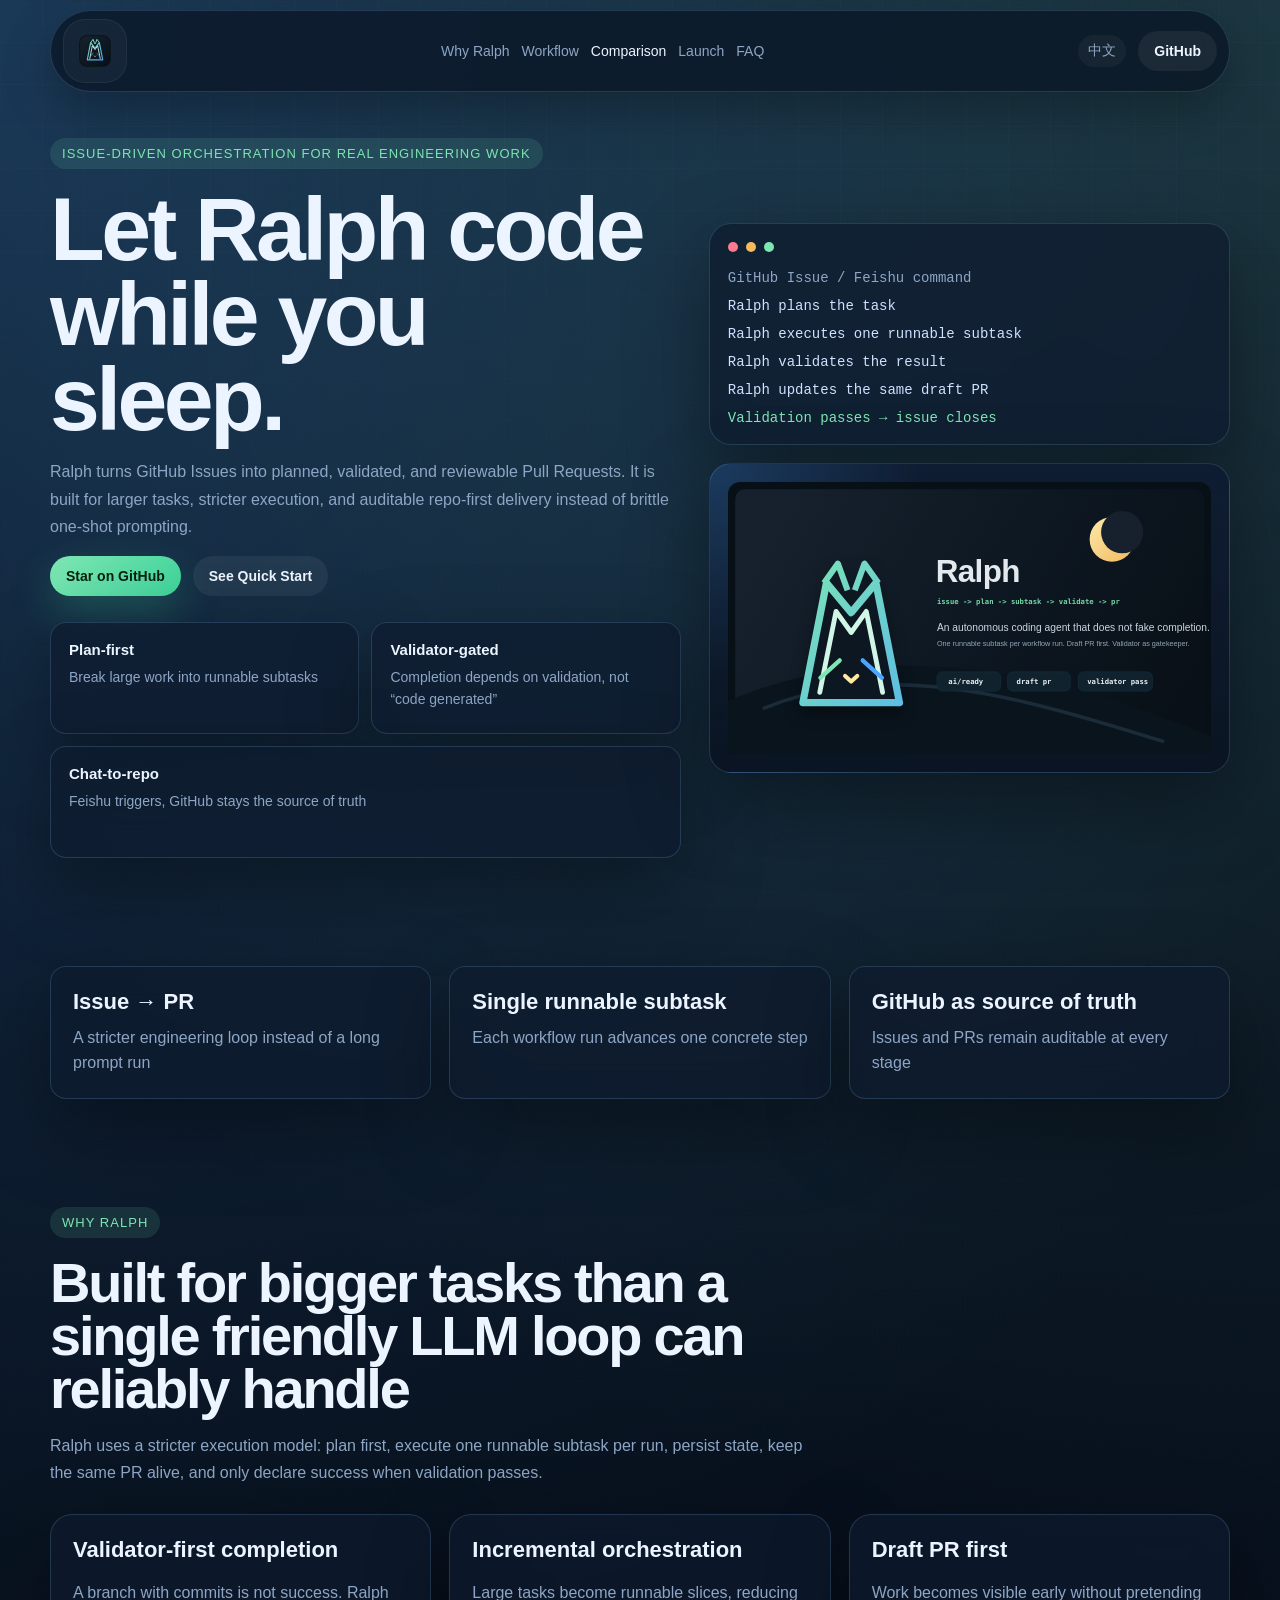
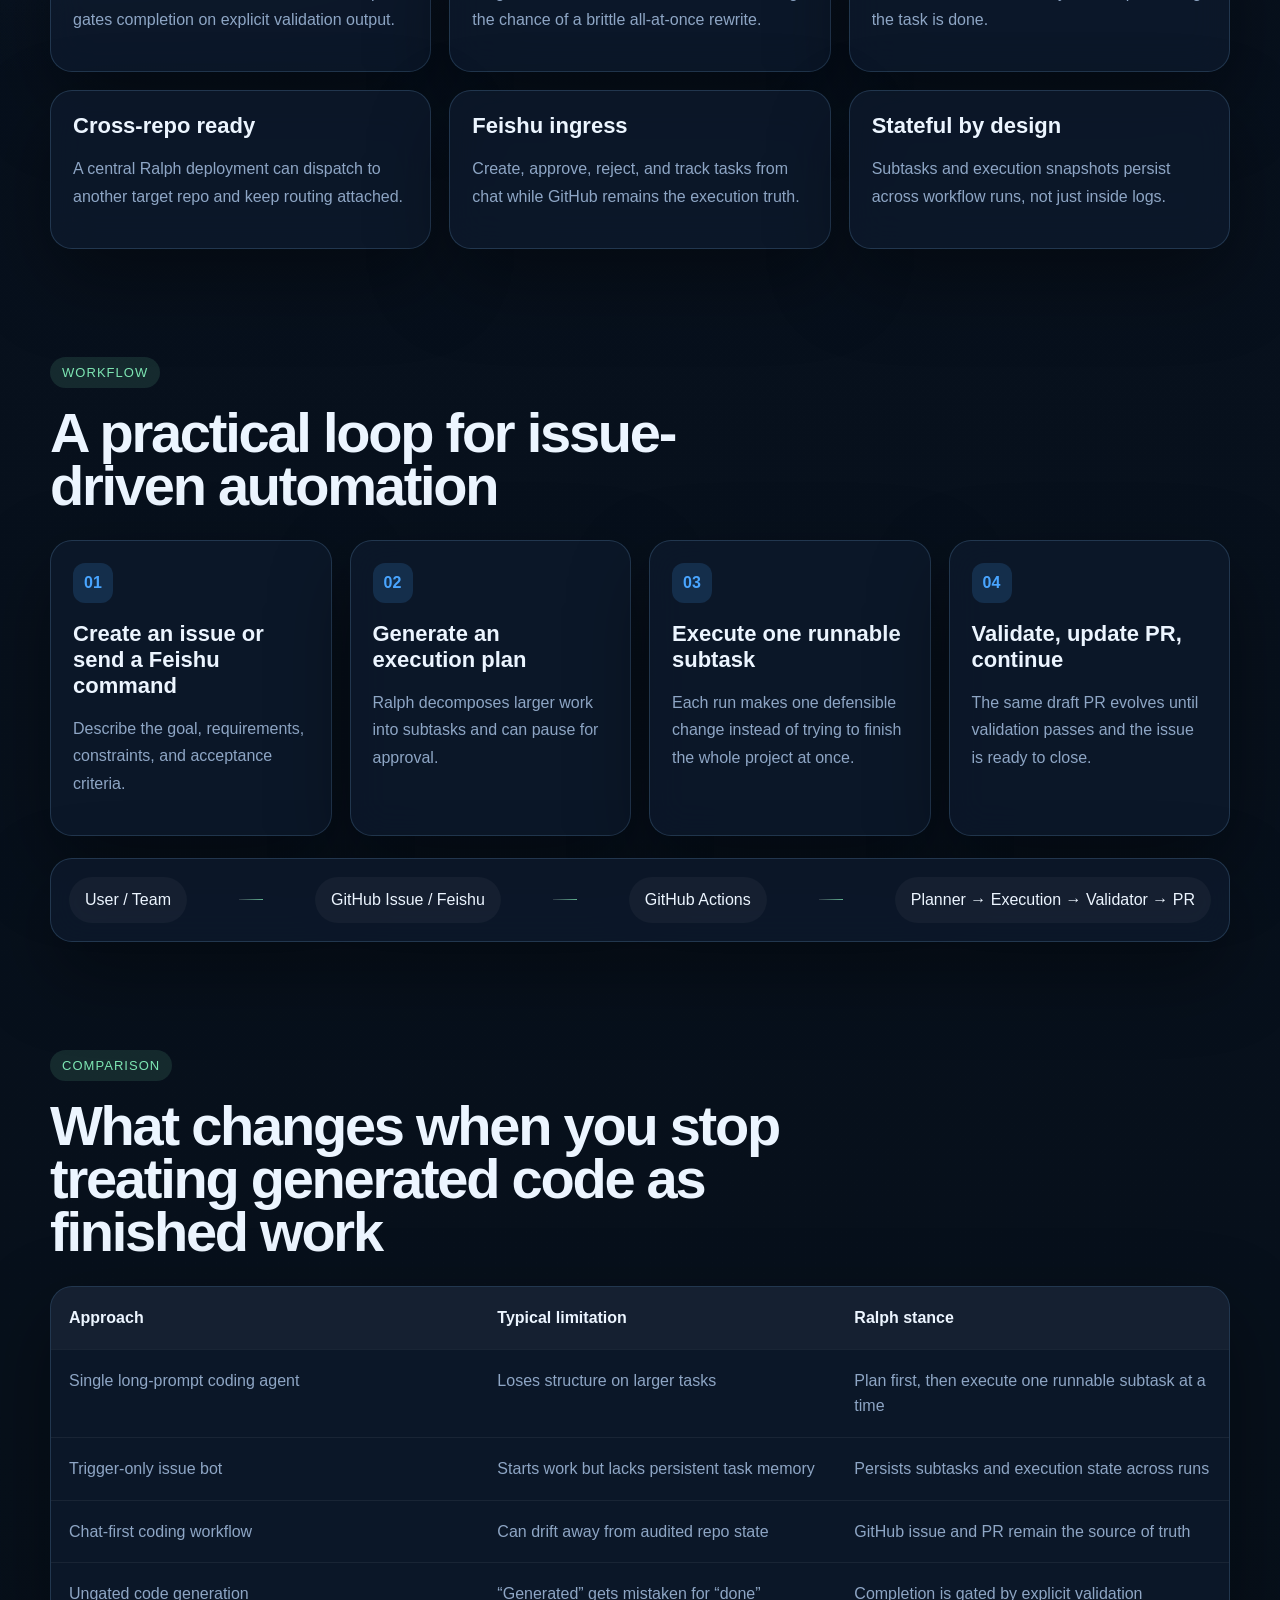
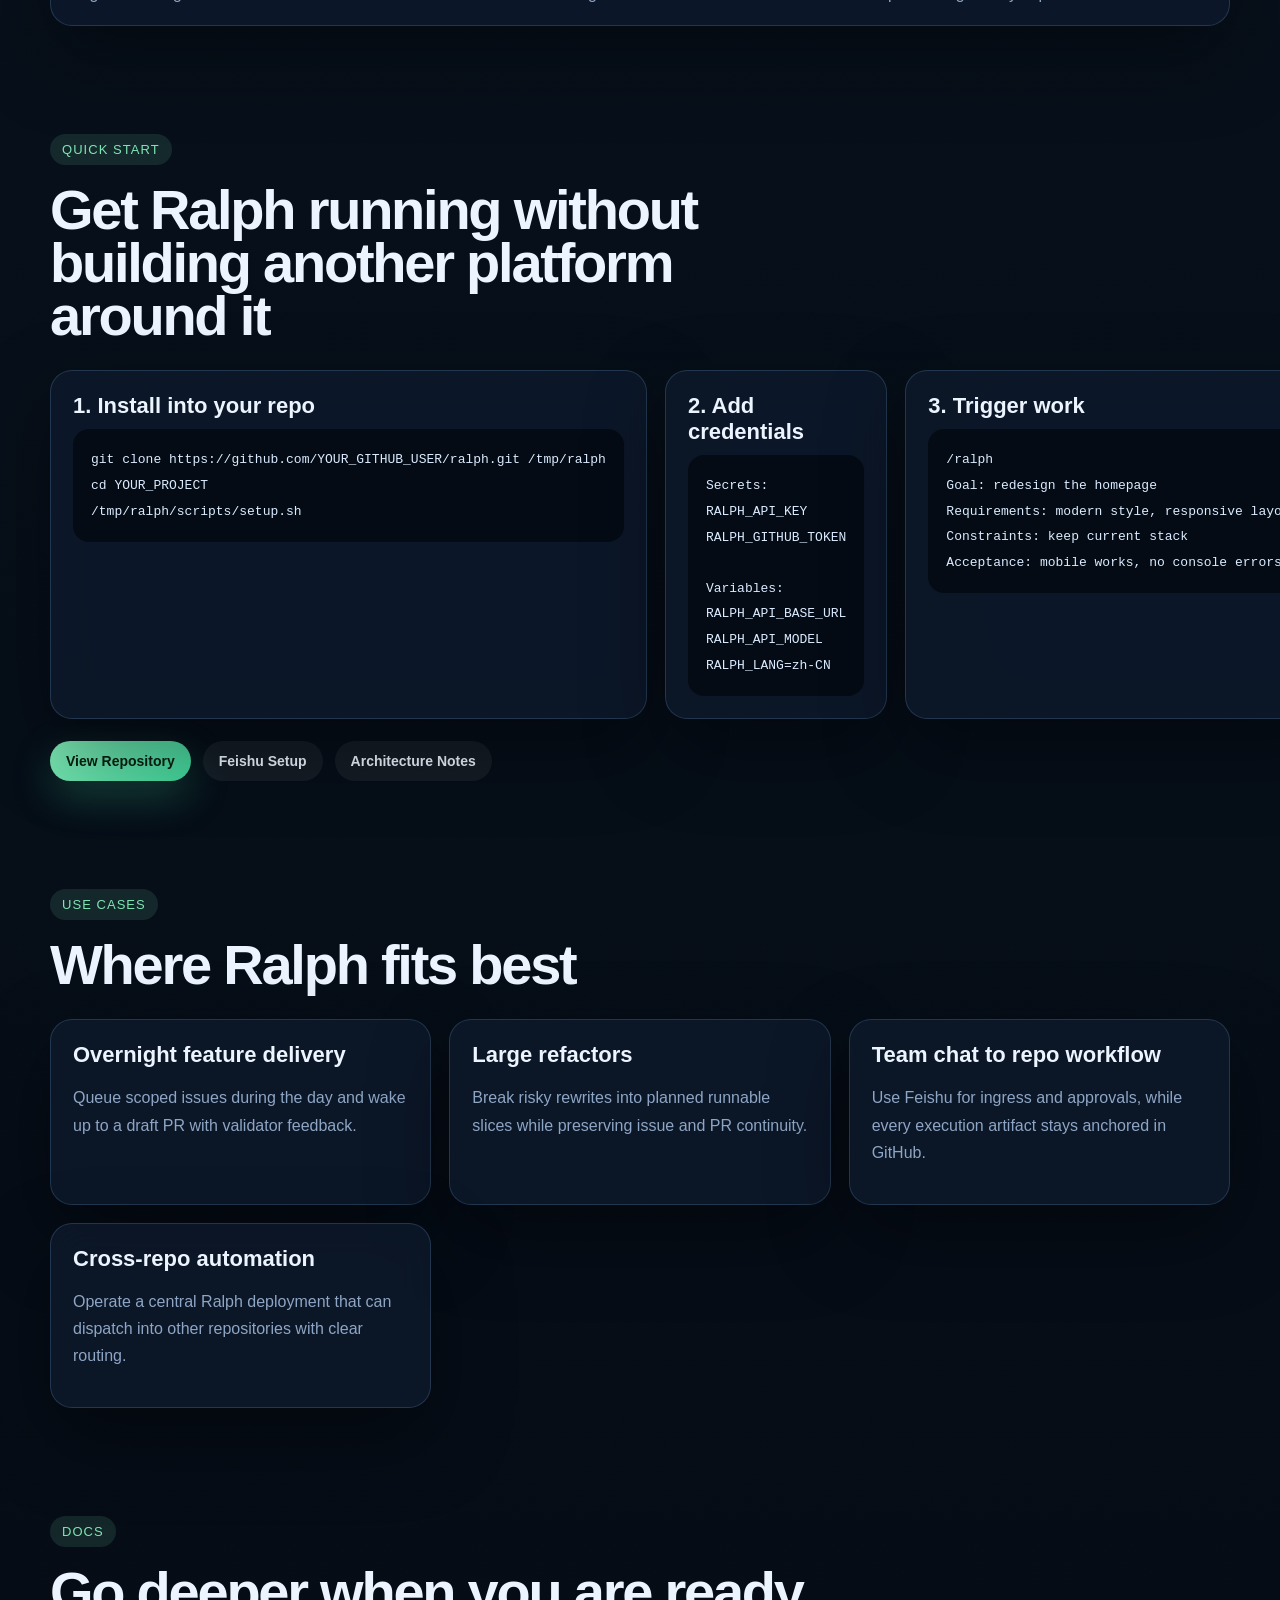
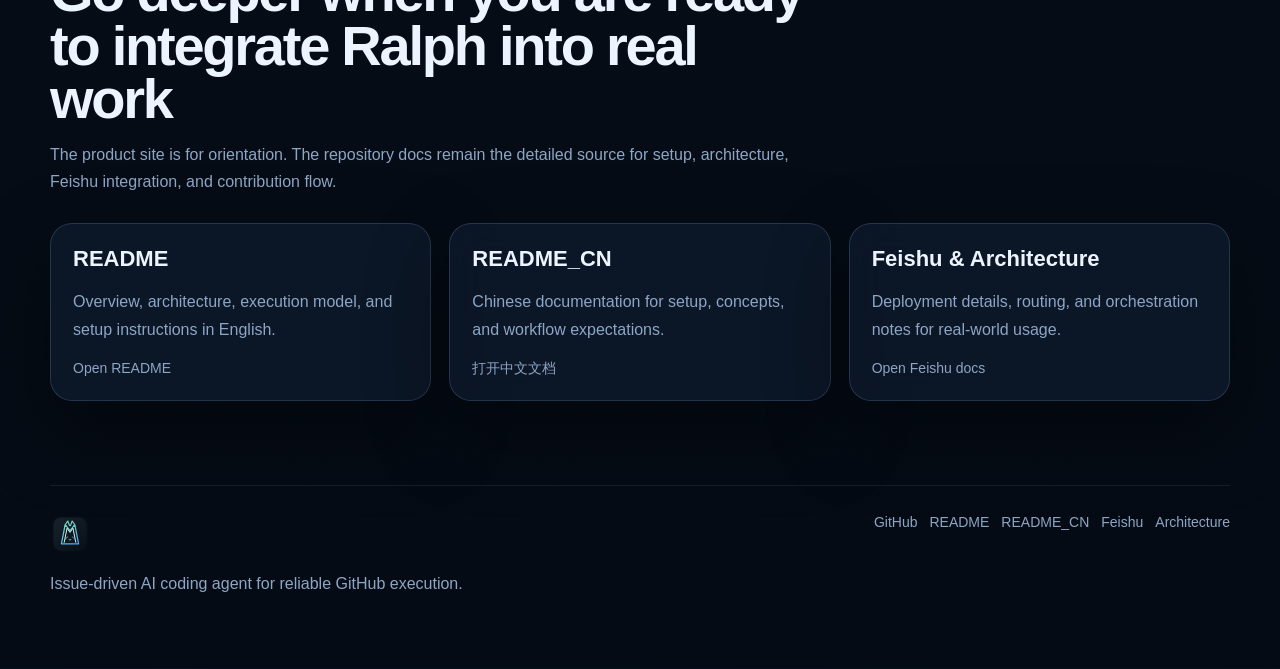
<file: docs/index.html>
<!DOCTYPE html>
<html lang="en">
  <head>
    <meta charset="utf-8" />
    <meta name="viewport" content="width=device-width, initial-scale=1" />
    <title>Ralph | Issue-Driven AI Coding Agent</title>
    <meta
      name="description"
      content="Ralph turns GitHub Issues into planned, validated, and reviewable Pull Requests with a stricter engineering loop."
    />
    <meta property="og:title" content="Ralph | Issue-Driven AI Coding Agent" />
    <meta
      property="og:description"
      content="Plan first, execute one runnable subtask per run, validate before completion, and keep GitHub as the source of truth."
    />
    <meta property="og:type" content="website" />
    <meta property="og:image" content="./brand/png/ralph-social.png" />
    <meta name="theme-color" content="#08111f" />
    <link rel="icon" href="./brand/ralph-mark.svg" type="image/svg+xml" />
    <link rel="stylesheet" href="./styles.css" />
  </head>
  <body>
    <div class="site-shell">
      <header class="topbar" id="top">
        <a class="brand" href="#top" aria-label="Ralph home">
          <img src="./brand/ralph-mark.svg" alt="Ralph" />
        </a>
        <button class="nav-toggle" type="button" aria-expanded="false" aria-label="Toggle navigation">
          <span></span>
          <span></span>
        </button>
        <nav class="nav">
          <a href="#why">Why Ralph</a>
          <a href="#workflow">Workflow</a>
          <a href="#comparison">Comparison</a>
          <a href="#launch">Launch</a>
          <a href="#faq">FAQ</a>
        </nav>
        <div class="topbar-actions">
          <a class="ghost-link lang-link" href="./zh/">中文</a>
          <a class="button button-secondary" href="https://github.com/BearstOzawa/ralph">GitHub</a>
        </div>
      </header>

      <main>
        <section class="hero section reveal" id="hero">
          <div class="hero-copy">
            <div class="eyebrow">Issue-driven orchestration for real engineering work</div>
            <h1>Let Ralph code while you sleep.</h1>
            <p class="hero-text">
              Ralph turns GitHub Issues into planned, validated, and reviewable Pull Requests. It is built for
              larger tasks, stricter execution, and auditable repo-first delivery instead of brittle one-shot prompting.
            </p>
            <div class="hero-actions">
              <a class="button" href="https://github.com/BearstOzawa/ralph">Star on GitHub</a>
              <a class="button button-secondary" href="#launch">See Quick Start</a>
            </div>
            <ul class="hero-meta">
              <li><strong>Plan-first</strong><span>Break large work into runnable subtasks</span></li>
              <li><strong>Validator-gated</strong><span>Completion depends on validation, not “code generated”</span></li>
              <li><strong>Chat-to-repo</strong><span>Feishu triggers, GitHub stays the source of truth</span></li>
            </ul>
          </div>
          <div class="hero-panel">
            <div class="hero-card terminal-card">
              <div class="terminal-bar">
                <span></span><span></span><span></span>
              </div>
              <div class="terminal-body">
                <div class="terminal-line dim">GitHub Issue / Feishu command</div>
                <div class="terminal-line">Ralph plans the task</div>
                <div class="terminal-line">Ralph executes one runnable subtask</div>
                <div class="terminal-line">Ralph validates the result</div>
                <div class="terminal-line">Ralph updates the same draft PR</div>
                <div class="terminal-line accent">Validation passes → issue closes</div>
              </div>
            </div>
            <div class="hero-card image-card">
              <img src="./brand/ralph-hero.svg" alt="Ralph hero artwork" />
            </div>
          </div>
        </section>

        <section class="trust section reveal">
          <div class="stat">
            <span class="stat-value">Issue → PR</span>
            <span class="stat-label">A stricter engineering loop instead of a long prompt run</span>
          </div>
          <div class="stat">
            <span class="stat-value">Single runnable subtask</span>
            <span class="stat-label">Each workflow run advances one concrete step</span>
          </div>
          <div class="stat">
            <span class="stat-value">GitHub as source of truth</span>
            <span class="stat-label">Issues and PRs remain auditable at every stage</span>
          </div>
        </section>

        <section class="section reveal" id="why">
          <div class="section-heading">
            <div class="eyebrow">Why Ralph</div>
            <h2>Built for bigger tasks than a single friendly LLM loop can reliably handle</h2>
            <p>
              Ralph uses a stricter execution model: plan first, execute one runnable subtask per run, persist state,
              keep the same PR alive, and only declare success when validation passes.
            </p>
          </div>
          <div class="feature-grid">
            <article class="feature-card">
              <h3>Validator-first completion</h3>
              <p>A branch with commits is not success. Ralph gates completion on explicit validation output.</p>
            </article>
            <article class="feature-card">
              <h3>Incremental orchestration</h3>
              <p>Large tasks become runnable slices, reducing the chance of a brittle all-at-once rewrite.</p>
            </article>
            <article class="feature-card">
              <h3>Draft PR first</h3>
              <p>Work becomes visible early without pretending the task is done.</p>
            </article>
            <article class="feature-card">
              <h3>Cross-repo ready</h3>
              <p>A central Ralph deployment can dispatch to another target repo and keep routing attached.</p>
            </article>
            <article class="feature-card">
              <h3>Feishu ingress</h3>
              <p>Create, approve, reject, and track tasks from chat while GitHub remains the execution truth.</p>
            </article>
            <article class="feature-card">
              <h3>Stateful by design</h3>
              <p>Subtasks and execution snapshots persist across workflow runs, not just inside logs.</p>
            </article>
          </div>
        </section>

        <section class="section reveal" id="workflow">
          <div class="section-heading">
            <div class="eyebrow">Workflow</div>
            <h2>A practical loop for issue-driven automation</h2>
          </div>
          <div class="workflow-grid">
            <article class="workflow-step">
              <span>01</span>
              <h3>Create an issue or send a Feishu command</h3>
              <p>Describe the goal, requirements, constraints, and acceptance criteria.</p>
            </article>
            <article class="workflow-step">
              <span>02</span>
              <h3>Generate an execution plan</h3>
              <p>Ralph decomposes larger work into subtasks and can pause for approval.</p>
            </article>
            <article class="workflow-step">
              <span>03</span>
              <h3>Execute one runnable subtask</h3>
              <p>Each run makes one defensible change instead of trying to finish the whole project at once.</p>
            </article>
            <article class="workflow-step">
              <span>04</span>
              <h3>Validate, update PR, continue</h3>
              <p>The same draft PR evolves until validation passes and the issue is ready to close.</p>
            </article>
          </div>
          <div class="architecture-card">
            <div class="arch-node">User / Team</div>
            <div class="arch-arrow"></div>
            <div class="arch-node">GitHub Issue / Feishu</div>
            <div class="arch-arrow"></div>
            <div class="arch-node">GitHub Actions</div>
            <div class="arch-arrow"></div>
            <div class="arch-node">Planner → Execution → Validator → PR</div>
          </div>
        </section>

        <section class="section reveal" id="comparison">
          <div class="section-heading">
            <div class="eyebrow">Comparison</div>
            <h2>What changes when you stop treating generated code as finished work</h2>
          </div>
          <div class="comparison-table">
            <div class="table-row table-head">
              <div>Approach</div>
              <div>Typical limitation</div>
              <div>Ralph stance</div>
            </div>
            <div class="table-row">
              <div>Single long-prompt coding agent</div>
              <div>Loses structure on larger tasks</div>
              <div>Plan first, then execute one runnable subtask at a time</div>
            </div>
            <div class="table-row">
              <div>Trigger-only issue bot</div>
              <div>Starts work but lacks persistent task memory</div>
              <div>Persists subtasks and execution state across runs</div>
            </div>
            <div class="table-row">
              <div>Chat-first coding workflow</div>
              <div>Can drift away from audited repo state</div>
              <div>GitHub issue and PR remain the source of truth</div>
            </div>
            <div class="table-row">
              <div>Ungated code generation</div>
              <div>“Generated” gets mistaken for “done”</div>
              <div>Completion is gated by explicit validation</div>
            </div>
          </div>
        </section>

        <section class="section reveal" id="launch">
          <div class="section-heading">
            <div class="eyebrow">Quick Start</div>
            <h2>Get Ralph running without building another platform around it</h2>
          </div>
          <div class="launch-grid">
            <article class="launch-card">
              <h3>1. Install into your repo</h3>
              <pre><code>git clone https://github.com/YOUR_GITHUB_USER/ralph.git /tmp/ralph
cd YOUR_PROJECT
/tmp/ralph/scripts/setup.sh</code></pre>
            </article>
            <article class="launch-card">
              <h3>2. Add credentials</h3>
              <pre><code>Secrets:
RALPH_API_KEY
RALPH_GITHUB_TOKEN

Variables:
RALPH_API_BASE_URL
RALPH_API_MODEL
RALPH_LANG=zh-CN</code></pre>
            </article>
            <article class="launch-card">
              <h3>3. Trigger work</h3>
              <pre><code>/ralph
Goal: redesign the homepage
Requirements: modern style, responsive layout
Constraints: keep current stack
Acceptance: mobile works, no console errors</code></pre>
            </article>
          </div>
          <div class="cta-strip">
            <a class="button" href="https://github.com/BearstOzawa/ralph">View Repository</a>
            <a class="button button-secondary" href="https://github.com/BearstOzawa/ralph/blob/main/feishu/README.md">Feishu Setup</a>
            <a class="button button-secondary" href="https://github.com/BearstOzawa/ralph/blob/main/docs/rearchitecture-plan.md">Architecture Notes</a>
          </div>
        </section>

        <section class="section reveal" id="faq">
          <div class="section-heading">
            <div class="eyebrow">Use Cases</div>
            <h2>Where Ralph fits best</h2>
          </div>
          <div class="faq-grid">
            <article class="faq-card">
              <h3>Overnight feature delivery</h3>
              <p>Queue scoped issues during the day and wake up to a draft PR with validator feedback.</p>
            </article>
            <article class="faq-card">
              <h3>Large refactors</h3>
              <p>Break risky rewrites into planned runnable slices while preserving issue and PR continuity.</p>
            </article>
            <article class="faq-card">
              <h3>Team chat to repo workflow</h3>
              <p>Use Feishu for ingress and approvals, while every execution artifact stays anchored in GitHub.</p>
            </article>
            <article class="faq-card">
              <h3>Cross-repo automation</h3>
              <p>Operate a central Ralph deployment that can dispatch into other repositories with clear routing.</p>
            </article>
          </div>
        </section>

        <section class="section reveal" id="docs">
          <div class="section-heading">
            <div class="eyebrow">Docs</div>
            <h2>Go deeper when you are ready to integrate Ralph into real work</h2>
            <p>
              The product site is for orientation. The repository docs remain the detailed source for setup,
              architecture, Feishu integration, and contribution flow.
            </p>
          </div>
          <div class="faq-grid">
            <article class="faq-card">
              <h3>README</h3>
              <p>Overview, architecture, execution model, and setup instructions in English.</p>
              <a class="ghost-link" href="https://github.com/BearstOzawa/ralph/blob/main/README.md">Open README</a>
            </article>
            <article class="faq-card">
              <h3>README_CN</h3>
              <p>Chinese documentation for setup, concepts, and workflow expectations.</p>
              <a class="ghost-link" href="https://github.com/BearstOzawa/ralph/blob/main/README_CN.md">打开中文文档</a>
            </article>
            <article class="faq-card">
              <h3>Feishu & Architecture</h3>
              <p>Deployment details, routing, and orchestration notes for real-world usage.</p>
              <a class="ghost-link" href="https://github.com/BearstOzawa/ralph/blob/main/feishu/README.md">Open Feishu docs</a>
            </article>
          </div>
        </section>
      </main>

      <footer class="footer">
        <div>
          <img src="./brand/ralph-mark.svg" alt="" />
          <p>Issue-driven AI coding agent for reliable GitHub execution.</p>
        </div>
        <div class="footer-links">
          <a href="https://github.com/BearstOzawa/ralph">GitHub</a>
          <a href="https://github.com/BearstOzawa/ralph/blob/main/README.md">README</a>
          <a href="https://github.com/BearstOzawa/ralph/blob/main/README_CN.md">README_CN</a>
          <a href="https://github.com/BearstOzawa/ralph/blob/main/feishu/README.md">Feishu</a>
          <a href="https://github.com/BearstOzawa/ralph/blob/main/docs/rearchitecture-plan.md">Architecture</a>
        </div>
      </footer>
    </div>

    <script src="./app.js"></script>
  </body>
</html>
</file>
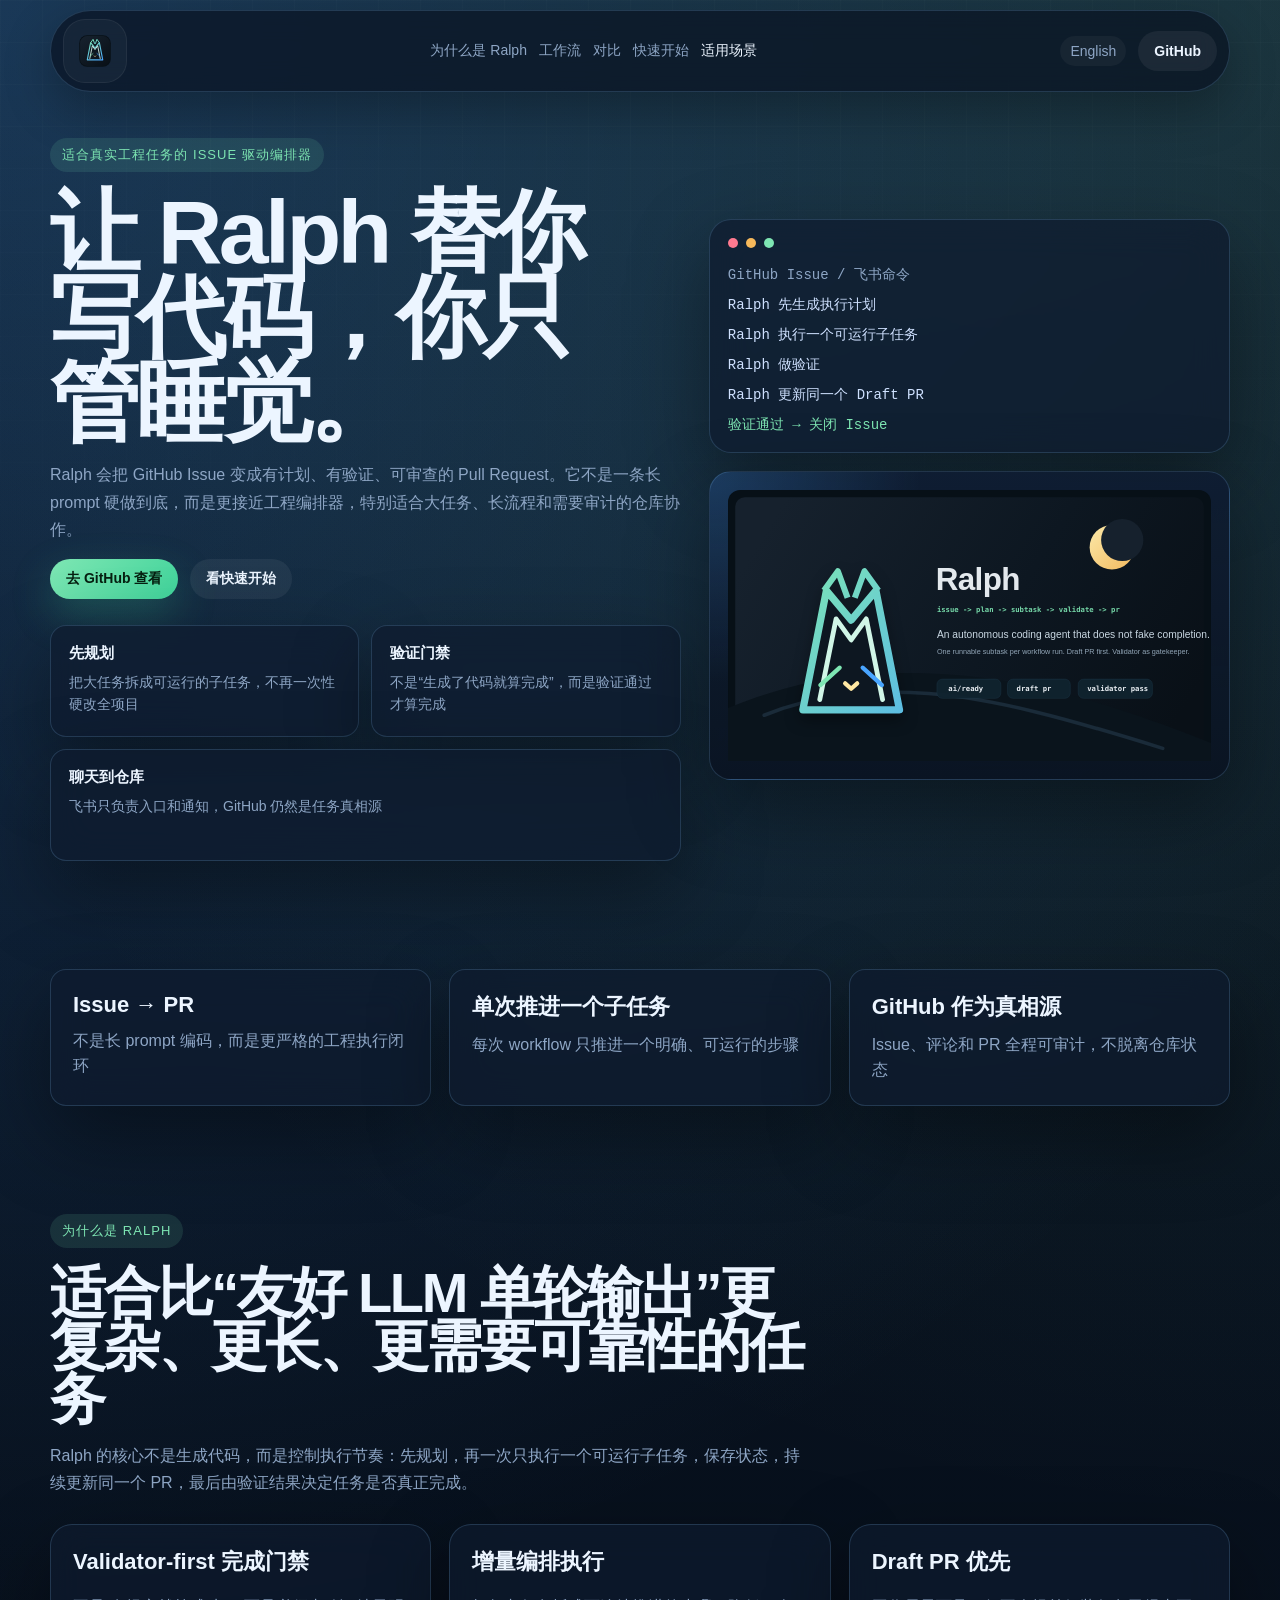
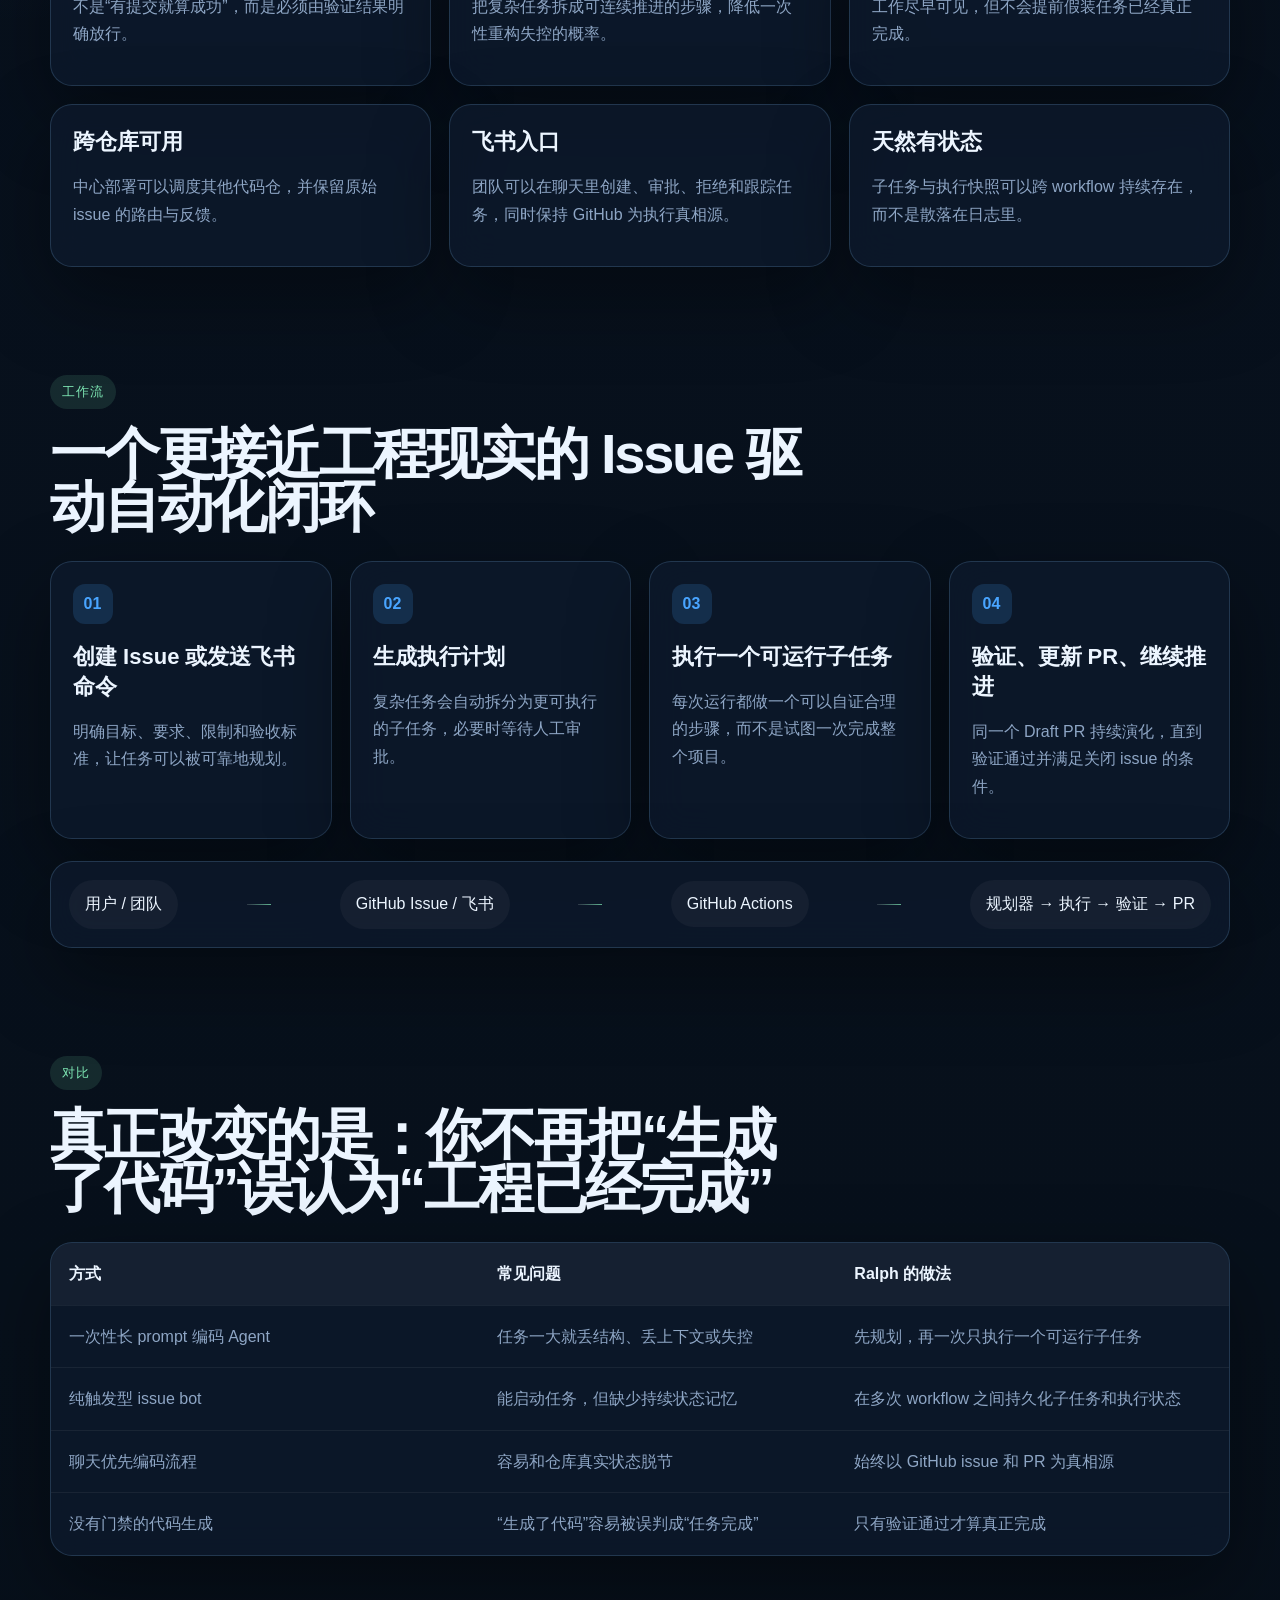
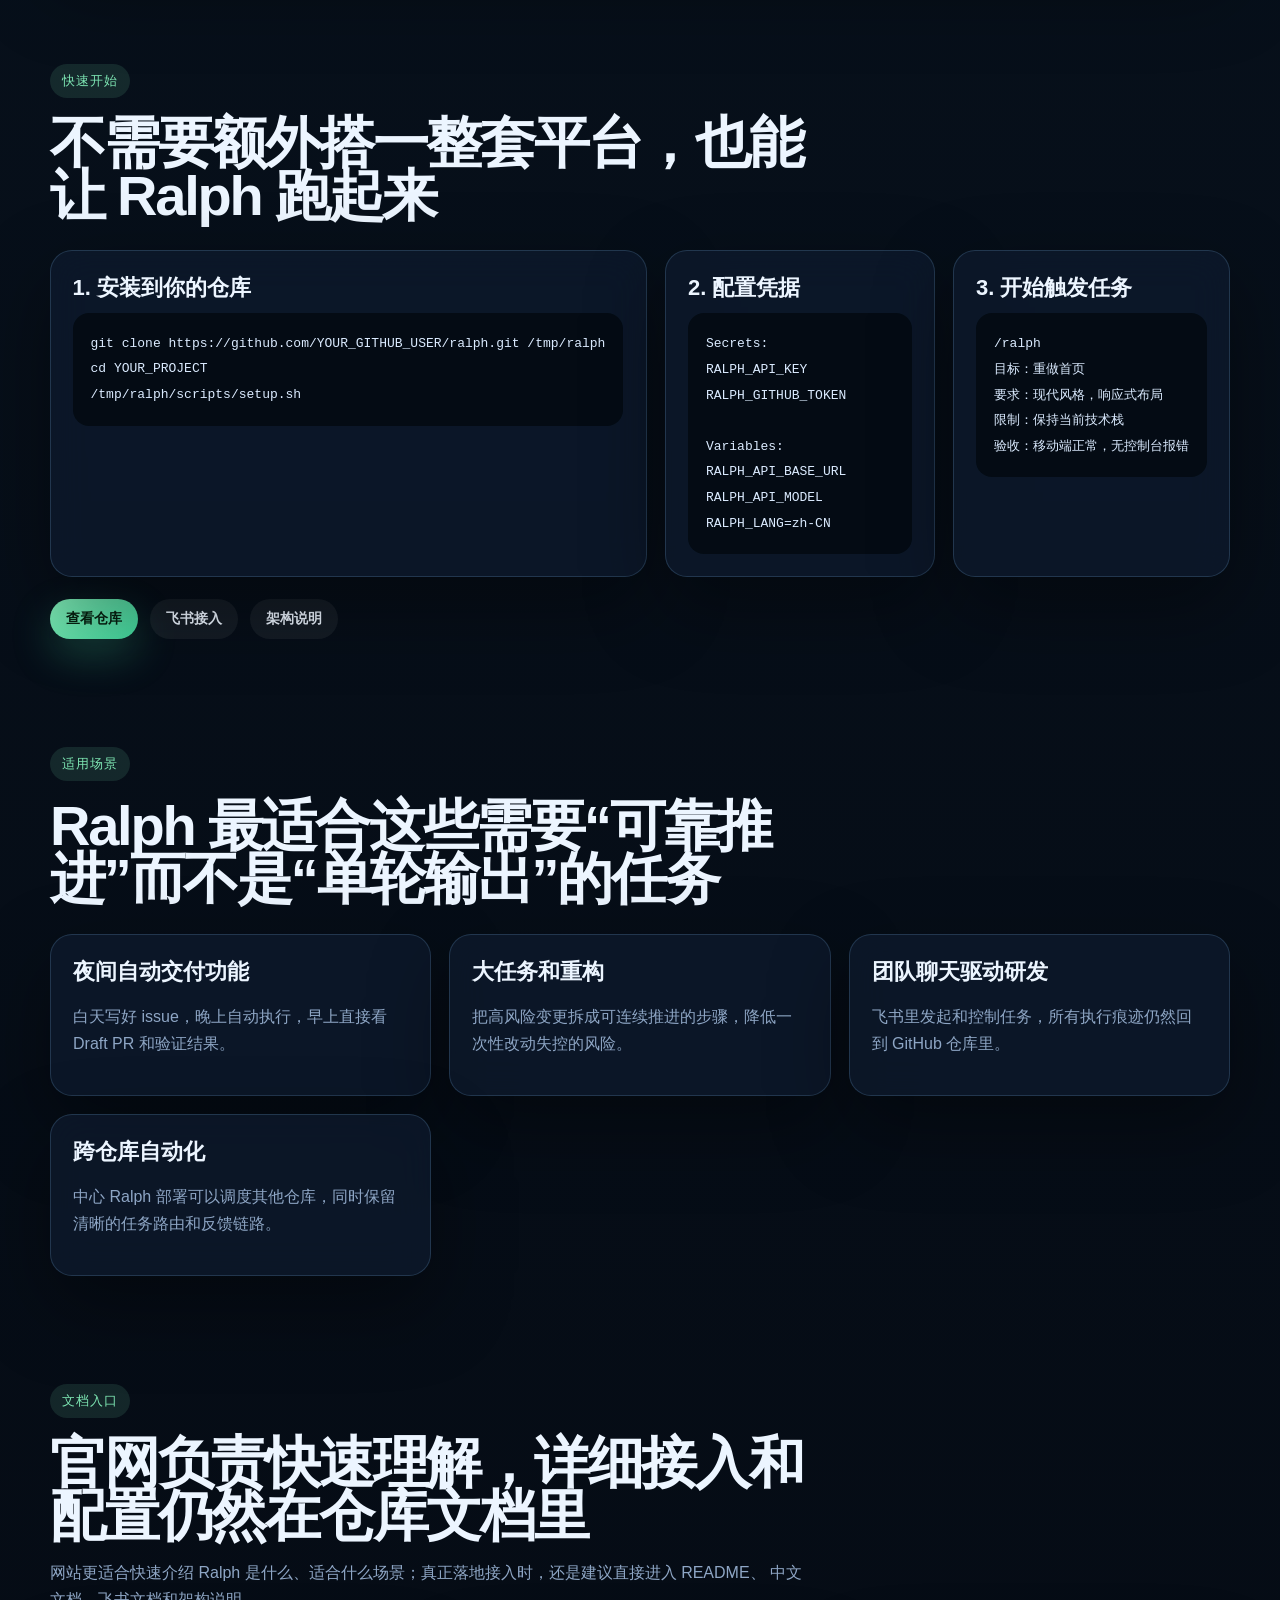
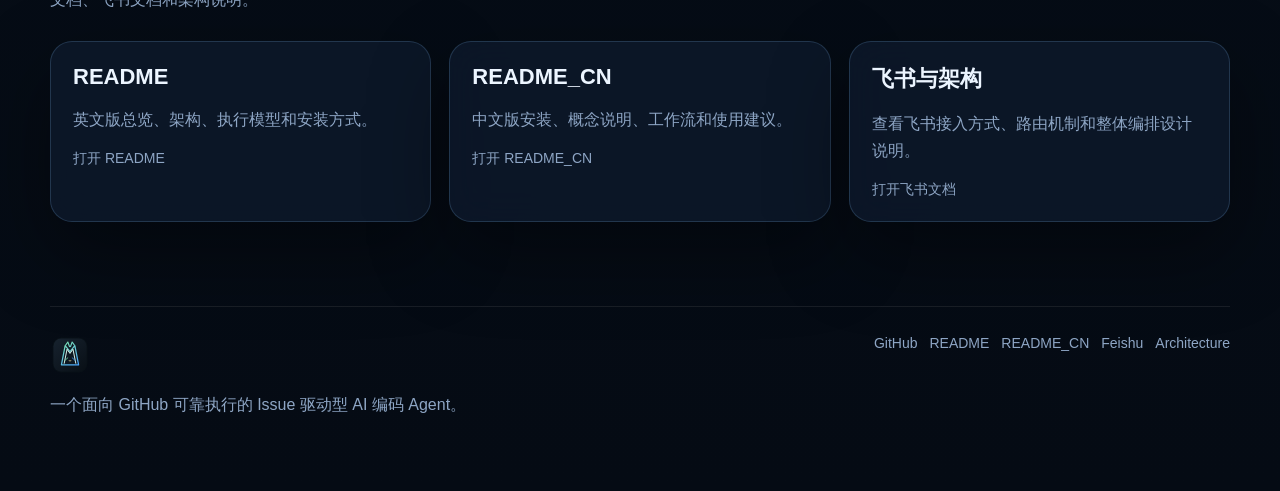
<file: docs/zh/index.html>
<!DOCTYPE html>
<html lang="zh-CN">
  <head>
    <meta charset="utf-8" />
    <meta name="viewport" content="width=device-width, initial-scale=1" />
    <title>Ralph | 面向 GitHub 的可靠 AI 编码 Agent</title>
    <meta
      name="description"
      content="Ralph 会把 GitHub Issue 变成有计划、有验证、可审查的 Pull Request，适合大任务和更严格的工程执行。"
    />
    <meta property="og:title" content="Ralph | 面向 GitHub 的可靠 AI 编码 Agent" />
    <meta
      property="og:description"
      content="先规划、再逐步执行、验证通过才完成，让 GitHub 始终保持任务真相源。"
    />
    <meta property="og:type" content="website" />
    <meta property="og:image" content="../brand/png/ralph-social.png" />
    <meta name="theme-color" content="#08111f" />
    <link rel="icon" href="../brand/ralph-mark.svg" type="image/svg+xml" />
    <link rel="stylesheet" href="../styles.css" />
  </head>
  <body>
    <div class="site-shell">
      <header class="topbar" id="top">
        <a class="brand" href="#top" aria-label="Ralph 首页">
          <img src="../brand/ralph-mark.svg" alt="Ralph" />
        </a>
        <button class="nav-toggle" type="button" aria-expanded="false" aria-label="切换导航">
          <span></span>
          <span></span>
        </button>
        <nav class="nav">
          <a href="#why">为什么是 Ralph</a>
          <a href="#workflow">工作流</a>
          <a href="#comparison">对比</a>
          <a href="#launch">快速开始</a>
          <a href="#faq">适用场景</a>
        </nav>
        <div class="topbar-actions">
          <a class="ghost-link lang-link" href="../">English</a>
          <a class="button button-secondary" href="https://github.com/BearstOzawa/ralph">GitHub</a>
        </div>
      </header>

      <main>
        <section class="hero section reveal" id="hero">
          <div class="hero-copy">
            <div class="eyebrow">适合真实工程任务的 Issue 驱动编排器</div>
            <h1>让 Ralph 替你写代码，你只管睡觉。</h1>
            <p class="hero-text">
              Ralph 会把 GitHub Issue 变成有计划、有验证、可审查的 Pull Request。它不是一条长 prompt
              硬做到底，而是更接近工程编排器，特别适合大任务、长流程和需要审计的仓库协作。
            </p>
            <div class="hero-actions">
              <a class="button" href="https://github.com/BearstOzawa/ralph">去 GitHub 查看</a>
              <a class="button button-secondary" href="#launch">看快速开始</a>
            </div>
            <ul class="hero-meta">
              <li><strong>先规划</strong><span>把大任务拆成可运行的子任务，不再一次性硬改全项目</span></li>
              <li><strong>验证门禁</strong><span>不是“生成了代码就算完成”，而是验证通过才算完成</span></li>
              <li><strong>聊天到仓库</strong><span>飞书只负责入口和通知，GitHub 仍然是任务真相源</span></li>
            </ul>
          </div>
          <div class="hero-panel">
            <div class="hero-card terminal-card">
              <div class="terminal-bar">
                <span></span><span></span><span></span>
              </div>
              <div class="terminal-body">
                <div class="terminal-line dim">GitHub Issue / 飞书命令</div>
                <div class="terminal-line">Ralph 先生成执行计划</div>
                <div class="terminal-line">Ralph 执行一个可运行子任务</div>
                <div class="terminal-line">Ralph 做验证</div>
                <div class="terminal-line">Ralph 更新同一个 Draft PR</div>
                <div class="terminal-line accent">验证通过 → 关闭 Issue</div>
              </div>
            </div>
            <div class="hero-card image-card">
              <img src="../brand/ralph-hero.svg" alt="Ralph 主视觉" />
            </div>
          </div>
        </section>

        <section class="trust section reveal">
          <div class="stat">
            <span class="stat-value">Issue → PR</span>
            <span class="stat-label">不是长 prompt 编码，而是更严格的工程执行闭环</span>
          </div>
          <div class="stat">
            <span class="stat-value">单次推进一个子任务</span>
            <span class="stat-label">每次 workflow 只推进一个明确、可运行的步骤</span>
          </div>
          <div class="stat">
            <span class="stat-value">GitHub 作为真相源</span>
            <span class="stat-label">Issue、评论和 PR 全程可审计，不脱离仓库状态</span>
          </div>
        </section>

        <section class="section reveal" id="why">
          <div class="section-heading">
            <div class="eyebrow">为什么是 Ralph</div>
            <h2>适合比“友好 LLM 单轮输出”更复杂、更长、更需要可靠性的任务</h2>
            <p>
              Ralph 的核心不是生成代码，而是控制执行节奏：先规划，再一次只执行一个可运行子任务，保存状态，持续更新同一个
              PR，最后由验证结果决定任务是否真正完成。
            </p>
          </div>
          <div class="feature-grid">
            <article class="feature-card">
              <h3>Validator-first 完成门禁</h3>
              <p>不是“有提交就算成功”，而是必须由验证结果明确放行。</p>
            </article>
            <article class="feature-card">
              <h3>增量编排执行</h3>
              <p>把复杂任务拆成可连续推进的步骤，降低一次性重构失控的概率。</p>
            </article>
            <article class="feature-card">
              <h3>Draft PR 优先</h3>
              <p>工作尽早可见，但不会提前假装任务已经真正完成。</p>
            </article>
            <article class="feature-card">
              <h3>跨仓库可用</h3>
              <p>中心部署可以调度其他代码仓，并保留原始 issue 的路由与反馈。</p>
            </article>
            <article class="feature-card">
              <h3>飞书入口</h3>
              <p>团队可以在聊天里创建、审批、拒绝和跟踪任务，同时保持 GitHub 为执行真相源。</p>
            </article>
            <article class="feature-card">
              <h3>天然有状态</h3>
              <p>子任务与执行快照可以跨 workflow 持续存在，而不是散落在日志里。</p>
            </article>
          </div>
        </section>

        <section class="section reveal" id="workflow">
          <div class="section-heading">
            <div class="eyebrow">工作流</div>
            <h2>一个更接近工程现实的 Issue 驱动自动化闭环</h2>
          </div>
          <div class="workflow-grid">
            <article class="workflow-step">
              <span>01</span>
              <h3>创建 Issue 或发送飞书命令</h3>
              <p>明确目标、要求、限制和验收标准，让任务可以被可靠地规划。</p>
            </article>
            <article class="workflow-step">
              <span>02</span>
              <h3>生成执行计划</h3>
              <p>复杂任务会自动拆分为更可执行的子任务，必要时等待人工审批。</p>
            </article>
            <article class="workflow-step">
              <span>03</span>
              <h3>执行一个可运行子任务</h3>
              <p>每次运行都做一个可以自证合理的步骤，而不是试图一次完成整个项目。</p>
            </article>
            <article class="workflow-step">
              <span>04</span>
              <h3>验证、更新 PR、继续推进</h3>
              <p>同一个 Draft PR 持续演化，直到验证通过并满足关闭 issue 的条件。</p>
            </article>
          </div>
          <div class="architecture-card">
            <div class="arch-node">用户 / 团队</div>
            <div class="arch-arrow"></div>
            <div class="arch-node">GitHub Issue / 飞书</div>
            <div class="arch-arrow"></div>
            <div class="arch-node">GitHub Actions</div>
            <div class="arch-arrow"></div>
            <div class="arch-node">规划器 → 执行 → 验证 → PR</div>
          </div>
        </section>

        <section class="section reveal" id="comparison">
          <div class="section-heading">
            <div class="eyebrow">对比</div>
            <h2>真正改变的是：你不再把“生成了代码”误认为“工程已经完成”</h2>
          </div>
          <div class="comparison-table">
            <div class="table-row table-head">
              <div>方式</div>
              <div>常见问题</div>
              <div>Ralph 的做法</div>
            </div>
            <div class="table-row">
              <div>一次性长 prompt 编码 Agent</div>
              <div>任务一大就丢结构、丢上下文或失控</div>
              <div>先规划，再一次只执行一个可运行子任务</div>
            </div>
            <div class="table-row">
              <div>纯触发型 issue bot</div>
              <div>能启动任务，但缺少持续状态记忆</div>
              <div>在多次 workflow 之间持久化子任务和执行状态</div>
            </div>
            <div class="table-row">
              <div>聊天优先编码流程</div>
              <div>容易和仓库真实状态脱节</div>
              <div>始终以 GitHub issue 和 PR 为真相源</div>
            </div>
            <div class="table-row">
              <div>没有门禁的代码生成</div>
              <div>“生成了代码”容易被误判成“任务完成”</div>
              <div>只有验证通过才算真正完成</div>
            </div>
          </div>
        </section>

        <section class="section reveal" id="launch">
          <div class="section-heading">
            <div class="eyebrow">快速开始</div>
            <h2>不需要额外搭一整套平台，也能让 Ralph 跑起来</h2>
          </div>
          <div class="launch-grid">
            <article class="launch-card">
              <h3>1. 安装到你的仓库</h3>
              <pre><code>git clone https://github.com/YOUR_GITHUB_USER/ralph.git /tmp/ralph
cd YOUR_PROJECT
/tmp/ralph/scripts/setup.sh</code></pre>
            </article>
            <article class="launch-card">
              <h3>2. 配置凭据</h3>
              <pre><code>Secrets:
RALPH_API_KEY
RALPH_GITHUB_TOKEN

Variables:
RALPH_API_BASE_URL
RALPH_API_MODEL
RALPH_LANG=zh-CN</code></pre>
            </article>
            <article class="launch-card">
              <h3>3. 开始触发任务</h3>
              <pre><code>/ralph
目标：重做首页
要求：现代风格，响应式布局
限制：保持当前技术栈
验收：移动端正常，无控制台报错</code></pre>
            </article>
          </div>
          <div class="cta-strip">
            <a class="button" href="https://github.com/BearstOzawa/ralph">查看仓库</a>
            <a class="button button-secondary" href="https://github.com/BearstOzawa/ralph/blob/main/feishu/README.md">飞书接入</a>
            <a class="button button-secondary" href="https://github.com/BearstOzawa/ralph/blob/main/docs/rearchitecture-plan.md">架构说明</a>
          </div>
        </section>

        <section class="section reveal" id="faq">
          <div class="section-heading">
            <div class="eyebrow">适用场景</div>
            <h2>Ralph 最适合这些需要“可靠推进”而不是“单轮输出”的任务</h2>
          </div>
          <div class="faq-grid">
            <article class="faq-card">
              <h3>夜间自动交付功能</h3>
              <p>白天写好 issue，晚上自动执行，早上直接看 Draft PR 和验证结果。</p>
            </article>
            <article class="faq-card">
              <h3>大任务和重构</h3>
              <p>把高风险变更拆成可连续推进的步骤，降低一次性改动失控的风险。</p>
            </article>
            <article class="faq-card">
              <h3>团队聊天驱动研发</h3>
              <p>飞书里发起和控制任务，所有执行痕迹仍然回到 GitHub 仓库里。</p>
            </article>
            <article class="faq-card">
              <h3>跨仓库自动化</h3>
              <p>中心 Ralph 部署可以调度其他仓库，同时保留清晰的任务路由和反馈链路。</p>
            </article>
          </div>
        </section>

        <section class="section reveal" id="docs">
          <div class="section-heading">
            <div class="eyebrow">文档入口</div>
            <h2>官网负责快速理解，详细接入和配置仍然在仓库文档里</h2>
            <p>
              网站更适合快速介绍 Ralph 是什么、适合什么场景；真正落地接入时，还是建议直接进入 README、
              中文文档、飞书文档和架构说明。
            </p>
          </div>
          <div class="faq-grid">
            <article class="faq-card">
              <h3>README</h3>
              <p>英文版总览、架构、执行模型和安装方式。</p>
              <a class="ghost-link" href="https://github.com/BearstOzawa/ralph/blob/main/README.md">打开 README</a>
            </article>
            <article class="faq-card">
              <h3>README_CN</h3>
              <p>中文版安装、概念说明、工作流和使用建议。</p>
              <a class="ghost-link" href="https://github.com/BearstOzawa/ralph/blob/main/README_CN.md">打开 README_CN</a>
            </article>
            <article class="faq-card">
              <h3>飞书与架构</h3>
              <p>查看飞书接入方式、路由机制和整体编排设计说明。</p>
              <a class="ghost-link" href="https://github.com/BearstOzawa/ralph/blob/main/feishu/README.md">打开飞书文档</a>
            </article>
          </div>
        </section>
      </main>

      <footer class="footer">
        <div>
          <img src="../brand/ralph-mark.svg" alt="" />
          <p>一个面向 GitHub 可靠执行的 Issue 驱动型 AI 编码 Agent。</p>
        </div>
        <div class="footer-links">
          <a href="https://github.com/BearstOzawa/ralph">GitHub</a>
          <a href="https://github.com/BearstOzawa/ralph/blob/main/README.md">README</a>
          <a href="https://github.com/BearstOzawa/ralph/blob/main/README_CN.md">README_CN</a>
          <a href="https://github.com/BearstOzawa/ralph/blob/main/feishu/README.md">Feishu</a>
          <a href="https://github.com/BearstOzawa/ralph/blob/main/docs/rearchitecture-plan.md">Architecture</a>
        </div>
      </footer>
    </div>

    <script src="../app.js"></script>
  </body>
</html>
</file>
<file: docs/styles.css>
:root {
  --bg: #08111f;
  --bg-soft: #101d31;
  --panel: rgba(14, 27, 46, 0.72);
  --panel-strong: rgba(16, 32, 54, 0.92);
  --border: rgba(141, 197, 255, 0.18);
  --text: #ecf5ff;
  --muted: #8ea6c5;
  --primary: #7ee6b3;
  --primary-strong: #3fd39a;
  --accent: #49a5ff;
  --warm: #f7b95b;
  --shadow: 0 30px 80px rgba(0, 0, 0, 0.38);
  --radius-xl: 30px;
  --radius-lg: 22px;
  --radius-md: 16px;
  --content: 1180px;
}

* {
  box-sizing: border-box;
}

html {
  scroll-behavior: smooth;
}

body {
  margin: 0;
  color: var(--text);
  background:
    radial-gradient(circle at top left, rgba(73, 165, 255, 0.24), transparent 30%),
    radial-gradient(circle at top right, rgba(126, 230, 179, 0.14), transparent 28%),
    linear-gradient(180deg, #08111f 0%, #07101b 55%, #050b14 100%);
  font-family: "Inter", "Segoe UI", sans-serif;
}

body::before {
  content: "";
  position: fixed;
  inset: 0;
  pointer-events: none;
  background-image:
    linear-gradient(rgba(255, 255, 255, 0.03) 1px, transparent 1px),
    linear-gradient(90deg, rgba(255, 255, 255, 0.03) 1px, transparent 1px);
  background-size: 42px 42px;
  mask-image: linear-gradient(180deg, rgba(0, 0, 0, 0.55), transparent 80%);
}

a {
  color: inherit;
  text-decoration: none;
}

img {
  max-width: 100%;
  display: block;
}

.site-shell {
  width: min(calc(100% - 32px), var(--content));
  margin: 0 auto;
  padding-bottom: 48px;
}

.topbar {
  position: sticky;
  top: 10px;
  z-index: 10;
  display: flex;
  align-items: center;
  justify-content: space-between;
  gap: 16px;
  margin-top: 10px;
  margin-bottom: 28px;
  padding: 8px 12px;
  border: 1px solid var(--border);
  border-radius: 999px;
  background: rgba(8, 17, 31, 0.68);
  backdrop-filter: blur(14px);
  box-shadow: 0 18px 48px rgba(0, 0, 0, 0.28);
}

.brand {
  display: inline-flex;
  align-items: center;
  justify-content: center;
  width: 64px;
  height: 64px;
  border-radius: 22px;
  background: rgba(255, 255, 255, 0.04);
  border: 1px solid rgba(255, 255, 255, 0.06);
}

.brand img {
  width: 36px;
  height: 36px;
}

.nav,
.topbar-actions,
.hero-actions,
.cta-strip,
.footer-links,
.hero-meta {
  display: flex;
  align-items: center;
  gap: 12px;
}

.nav a,
.ghost-link,
.footer-links a {
  color: var(--muted);
  font-size: 14px;
  transition: color 160ms ease;
}

.lang-link {
  padding: 7px 10px;
  border-radius: 999px;
  background: rgba(255, 255, 255, 0.04);
}

.nav a:hover,
.nav a.is-active,
.ghost-link:hover,
.footer-links a:hover {
  color: var(--text);
}

.nav-toggle {
  display: none;
  flex-direction: column;
  gap: 5px;
  border: 0;
  background: transparent;
  padding: 0;
}

.nav-toggle span {
  width: 20px;
  height: 2px;
  background: var(--text);
  border-radius: 999px;
}

.section {
  padding: 54px 0;
}

.hero {
  display: grid;
  grid-template-columns: 1.15fr 0.95fr;
  gap: 28px;
  align-items: center;
  min-height: calc(100vh - 138px);
  padding-top: 18px;
}

.eyebrow {
  display: inline-flex;
  padding: 8px 12px;
  border-radius: 999px;
  background: rgba(126, 230, 179, 0.12);
  color: var(--primary);
  font-size: 13px;
  letter-spacing: 0.08em;
  text-transform: uppercase;
}

.hero h1,
.section-heading h2 {
  margin: 18px 0 12px;
  line-height: 0.95;
  letter-spacing: -0.04em;
}

.hero h1 {
  max-width: 12ch;
  font-size: clamp(52px, 7vw, 94px);
}

.hero-text,
.section-heading p,
.feature-card p,
.workflow-step p,
.faq-card p,
.footer p {
  color: var(--muted);
  line-height: 1.7;
}

.hero-meta {
  flex-wrap: wrap;
  list-style: none;
  padding: 0;
  margin: 26px 0 0;
}

.hero-meta li,
.stat,
.feature-card,
.workflow-step,
.launch-card,
.faq-card,
.hero-card,
.architecture-card,
.comparison-table {
  border: 1px solid var(--border);
  background: var(--panel);
  backdrop-filter: blur(18px);
  box-shadow: var(--shadow);
}

.hero-meta li {
  flex: 1 1 220px;
  min-height: 112px;
  padding: 18px;
  border-radius: var(--radius-md);
}

.hero-meta strong {
  display: block;
  margin-bottom: 8px;
  font-size: 15px;
}

.hero-meta span {
  color: var(--muted);
  font-size: 14px;
  line-height: 1.6;
}

.hero-panel {
  position: relative;
  display: grid;
  gap: 18px;
}

.hero-card,
.feature-card,
.workflow-step,
.launch-card,
.faq-card {
  border-radius: var(--radius-lg);
}

.terminal-card {
  padding: 18px;
}

.terminal-bar {
  display: flex;
  gap: 8px;
  margin-bottom: 18px;
}

.terminal-bar span {
  width: 10px;
  height: 10px;
  border-radius: 50%;
  background: rgba(255, 255, 255, 0.24);
}

.terminal-bar span:nth-child(1) {
  background: #ff7a90;
}

.terminal-bar span:nth-child(2) {
  background: #f7b95b;
}

.terminal-bar span:nth-child(3) {
  background: #7ee6b3;
}

.terminal-body {
  display: grid;
  gap: 12px;
  font-family: "SFMono-Regular", Consolas, monospace;
  font-size: 14px;
}

.terminal-line {
  color: #cfe1ff;
}

.terminal-line.dim {
  color: var(--muted);
}

.terminal-line.accent {
  color: var(--primary);
}

.image-card {
  overflow: hidden;
  padding: 18px;
  background:
    radial-gradient(circle at top left, rgba(73, 165, 255, 0.22), transparent 35%),
    linear-gradient(180deg, rgba(15, 29, 50, 0.96), rgba(10, 19, 33, 0.9));
}

.trust,
.workflow-grid,
.launch-grid,
.faq-grid,
.feature-grid {
  display: grid;
  gap: 18px;
}

.trust {
  grid-template-columns: repeat(3, 1fr);
}

.stat {
  padding: 22px;
  border-radius: var(--radius-md);
}

.stat-value {
  display: block;
  margin-bottom: 10px;
  font-size: 22px;
  font-weight: 700;
}

.stat-label {
  color: var(--muted);
  line-height: 1.6;
}

.section-heading {
  max-width: 760px;
  margin-bottom: 28px;
}

.section-heading h2 {
  font-size: clamp(34px, 4.4vw, 56px);
}

.feature-grid {
  grid-template-columns: repeat(3, 1fr);
}

.feature-card,
.workflow-step,
.launch-card,
.faq-card {
  padding: 22px;
}

.feature-card h3,
.workflow-step h3,
.launch-card h3,
.faq-card h3 {
  margin: 0 0 10px;
  font-size: 22px;
}

.workflow-grid {
  grid-template-columns: repeat(4, 1fr);
}

.workflow-step span {
  display: inline-flex;
  width: 40px;
  height: 40px;
  align-items: center;
  justify-content: center;
  margin-bottom: 18px;
  border-radius: 12px;
  background: rgba(73, 165, 255, 0.16);
  color: var(--accent);
  font-weight: 700;
}

.architecture-card {
  display: grid;
  grid-template-columns: repeat(7, auto);
  align-items: center;
  justify-content: space-between;
  gap: 12px;
  margin-top: 22px;
  padding: 18px;
  border-radius: var(--radius-lg);
}

.arch-node {
  padding: 14px 16px;
  border-radius: 999px;
  background: rgba(255, 255, 255, 0.04);
  text-align: center;
}

.arch-arrow {
  height: 1px;
  min-width: 24px;
  background: linear-gradient(90deg, rgba(255,255,255,0.14), rgba(126,230,179,0.74));
}

.comparison-table {
  overflow: hidden;
  border-radius: var(--radius-lg);
}

.table-row {
  display: grid;
  grid-template-columns: 1.2fr 1fr 1.1fr;
}

.table-row > div {
  padding: 18px;
  border-top: 1px solid rgba(255, 255, 255, 0.06);
  color: var(--muted);
  line-height: 1.6;
}

.table-head > div {
  border-top: 0;
  color: var(--text);
  font-weight: 700;
  background: rgba(255, 255, 255, 0.04);
}

pre {
  margin: 0;
  padding: 18px;
  overflow: auto;
  border-radius: var(--radius-md);
  background: rgba(4, 11, 19, 0.92);
  color: #dbebff;
  font-family: "SFMono-Regular", Consolas, monospace;
  line-height: 1.6;
}

.launch-grid,
.faq-grid {
  grid-template-columns: repeat(3, 1fr);
}

.cta-strip {
  flex-wrap: wrap;
  margin-top: 22px;
}

.button {
  display: inline-flex;
  align-items: center;
  justify-content: center;
  min-height: 40px;
  padding: 0 16px;
  border-radius: 999px;
  background: linear-gradient(135deg, var(--primary), var(--primary-strong));
  color: #062011;
  font-weight: 700;
  font-size: 14px;
  box-shadow: 0 16px 40px rgba(63, 211, 154, 0.26);
}

.button:hover {
  transform: translateY(-1px);
}

.button-secondary {
  background: rgba(255, 255, 255, 0.06);
  color: var(--text);
  box-shadow: none;
}

.footer {
  display: flex;
  align-items: flex-start;
  justify-content: space-between;
  gap: 24px;
  margin-top: 30px;
  padding: 28px 0 8px;
  border-top: 1px solid rgba(255, 255, 255, 0.08);
}

.footer img {
  width: 40px;
  margin-bottom: 12px;
}

.reveal {
  opacity: 0;
  transform: translateY(28px);
  transition: opacity 420ms ease, transform 420ms ease;
}

.reveal.is-visible {
  opacity: 1;
  transform: translateY(0);
}

@media (max-width: 1080px) {
  .hero,
  .feature-grid,
  .workflow-grid,
  .launch-grid,
  .faq-grid,
  .trust {
    grid-template-columns: 1fr 1fr;
  }

  .hero {
    min-height: auto;
    padding-top: 40px;
  }

  .architecture-card {
    grid-template-columns: 1fr;
  }

  .arch-arrow {
    width: 1px;
    height: 28px;
    justify-self: center;
    background: linear-gradient(180deg, rgba(255,255,255,0.14), rgba(126,230,179,0.74));
  }
}

@media (max-width: 760px) {
  .site-shell {
    width: min(calc(100% - 20px), var(--content));
  }

  .topbar {
    flex-wrap: wrap;
    border-radius: 24px;
    margin-bottom: 18px;
  }

  .nav-toggle {
    display: inline-flex;
    margin-left: auto;
  }

  .nav {
    display: none;
    width: 100%;
    flex-direction: column;
    align-items: flex-start;
    padding-top: 8px;
  }

  .topbar.is-open .nav {
    display: flex;
  }

  .topbar-actions {
    width: 100%;
    justify-content: space-between;
  }

  .hero,
  .feature-grid,
  .workflow-grid,
  .launch-grid,
  .faq-grid,
  .trust,
  .table-row {
    grid-template-columns: 1fr;
  }

  .hero h1 {
    max-width: none;
  }

  .footer,
  .hero-actions,
  .topbar-actions,
  .cta-strip {
    flex-direction: column;
    align-items: stretch;
  }

  .button {
    width: 100%;
  }
}
</file>
